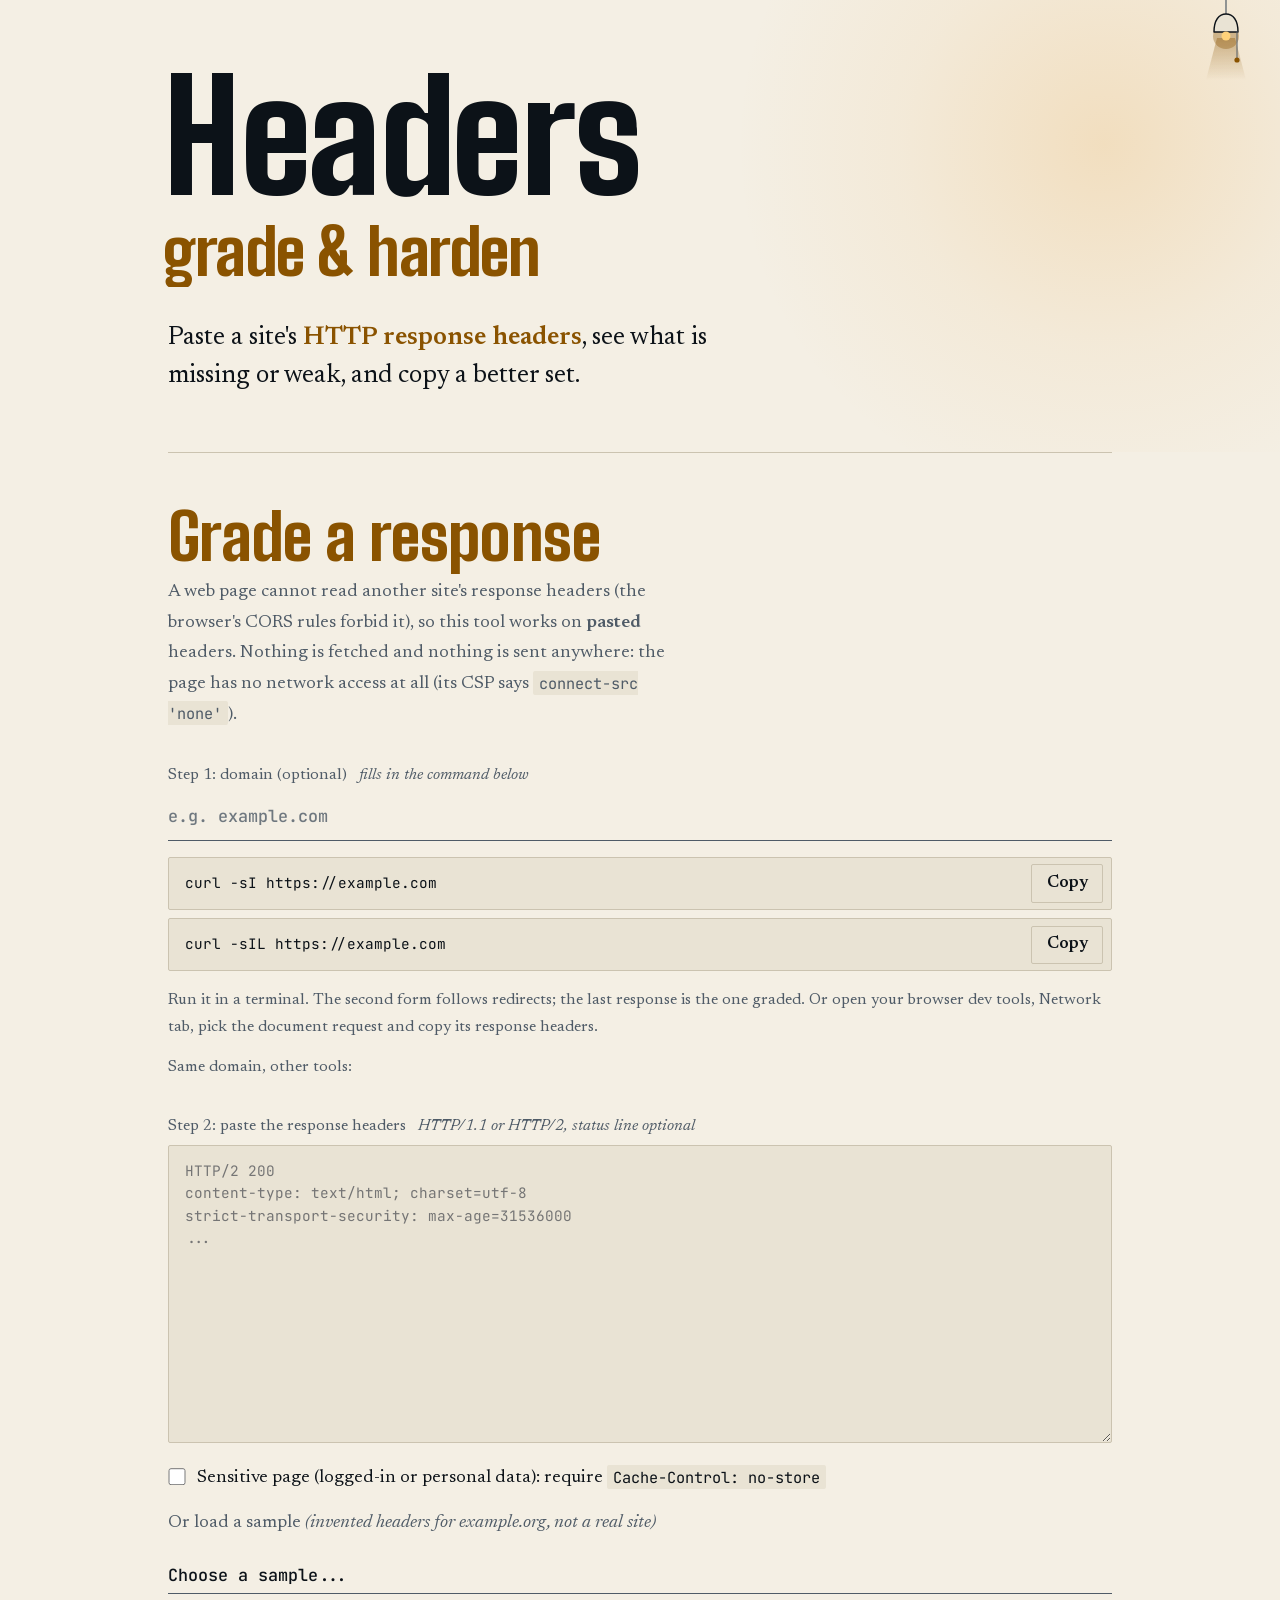
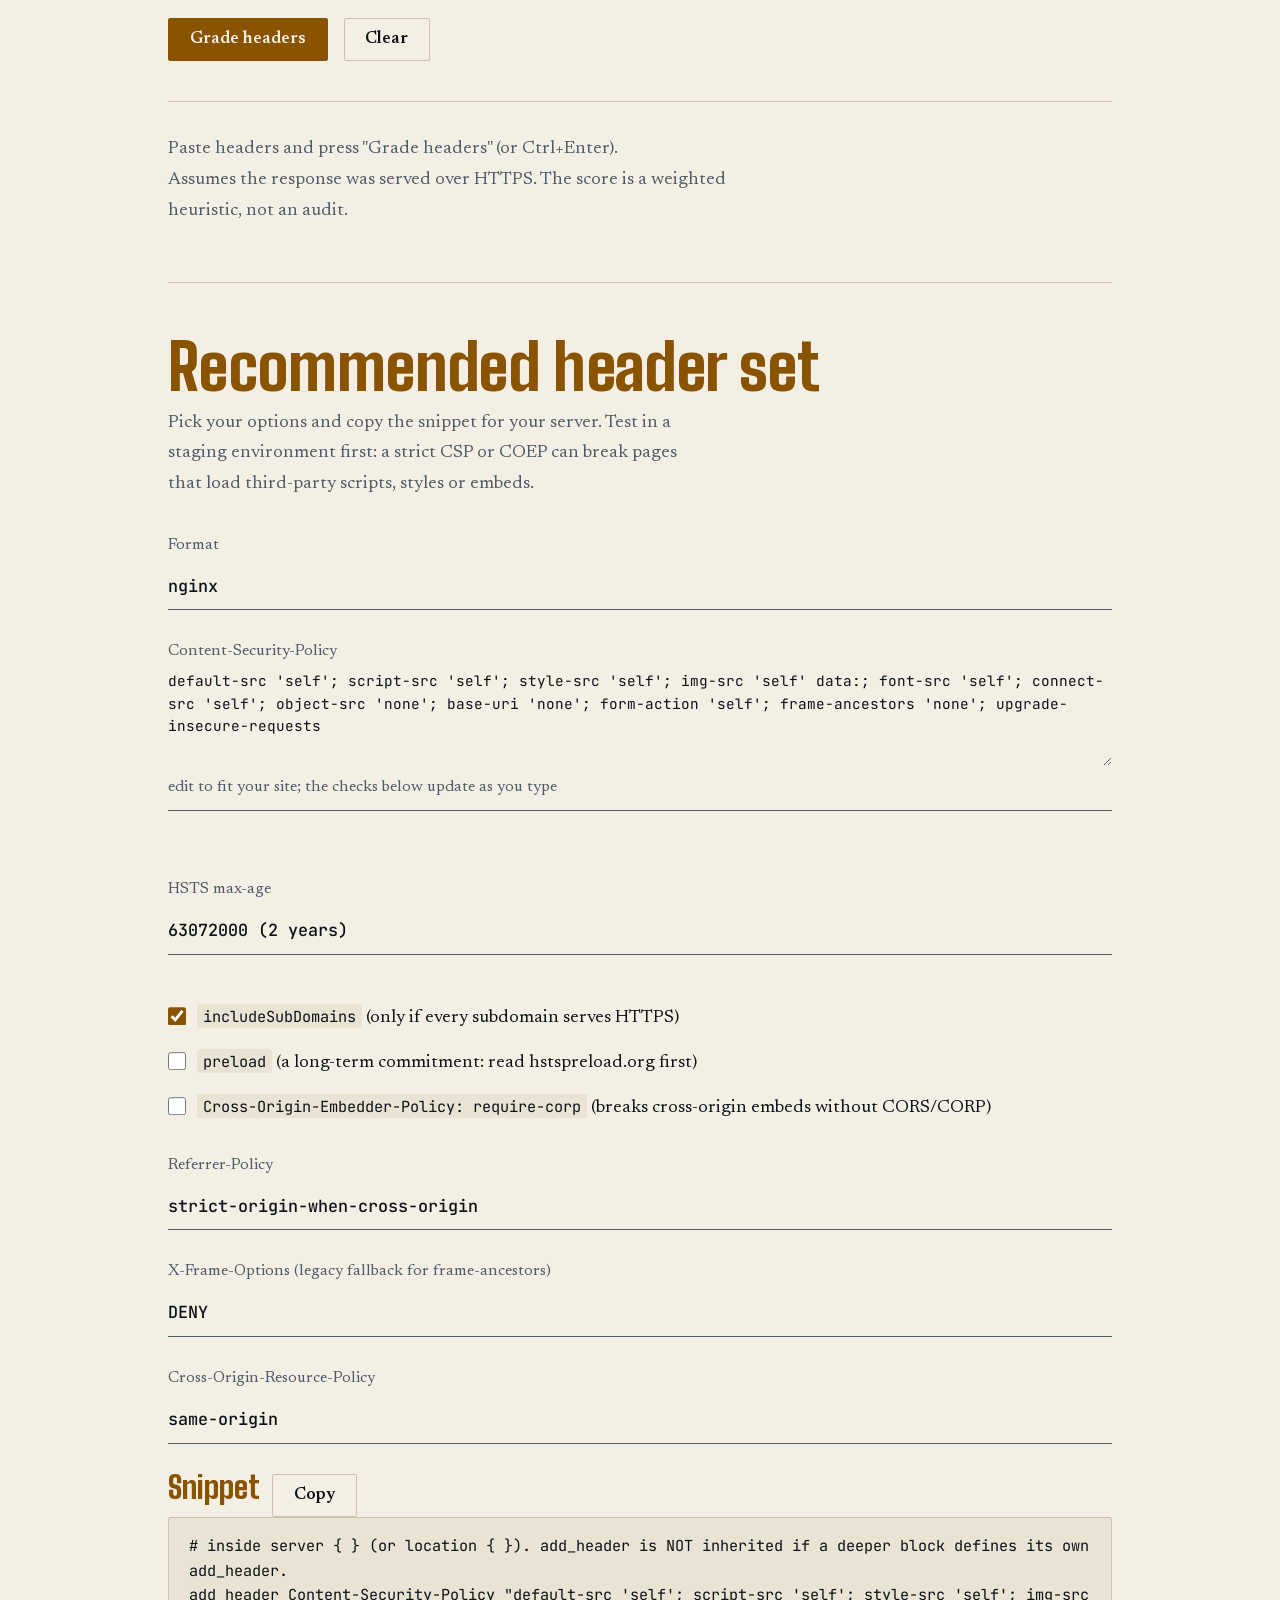
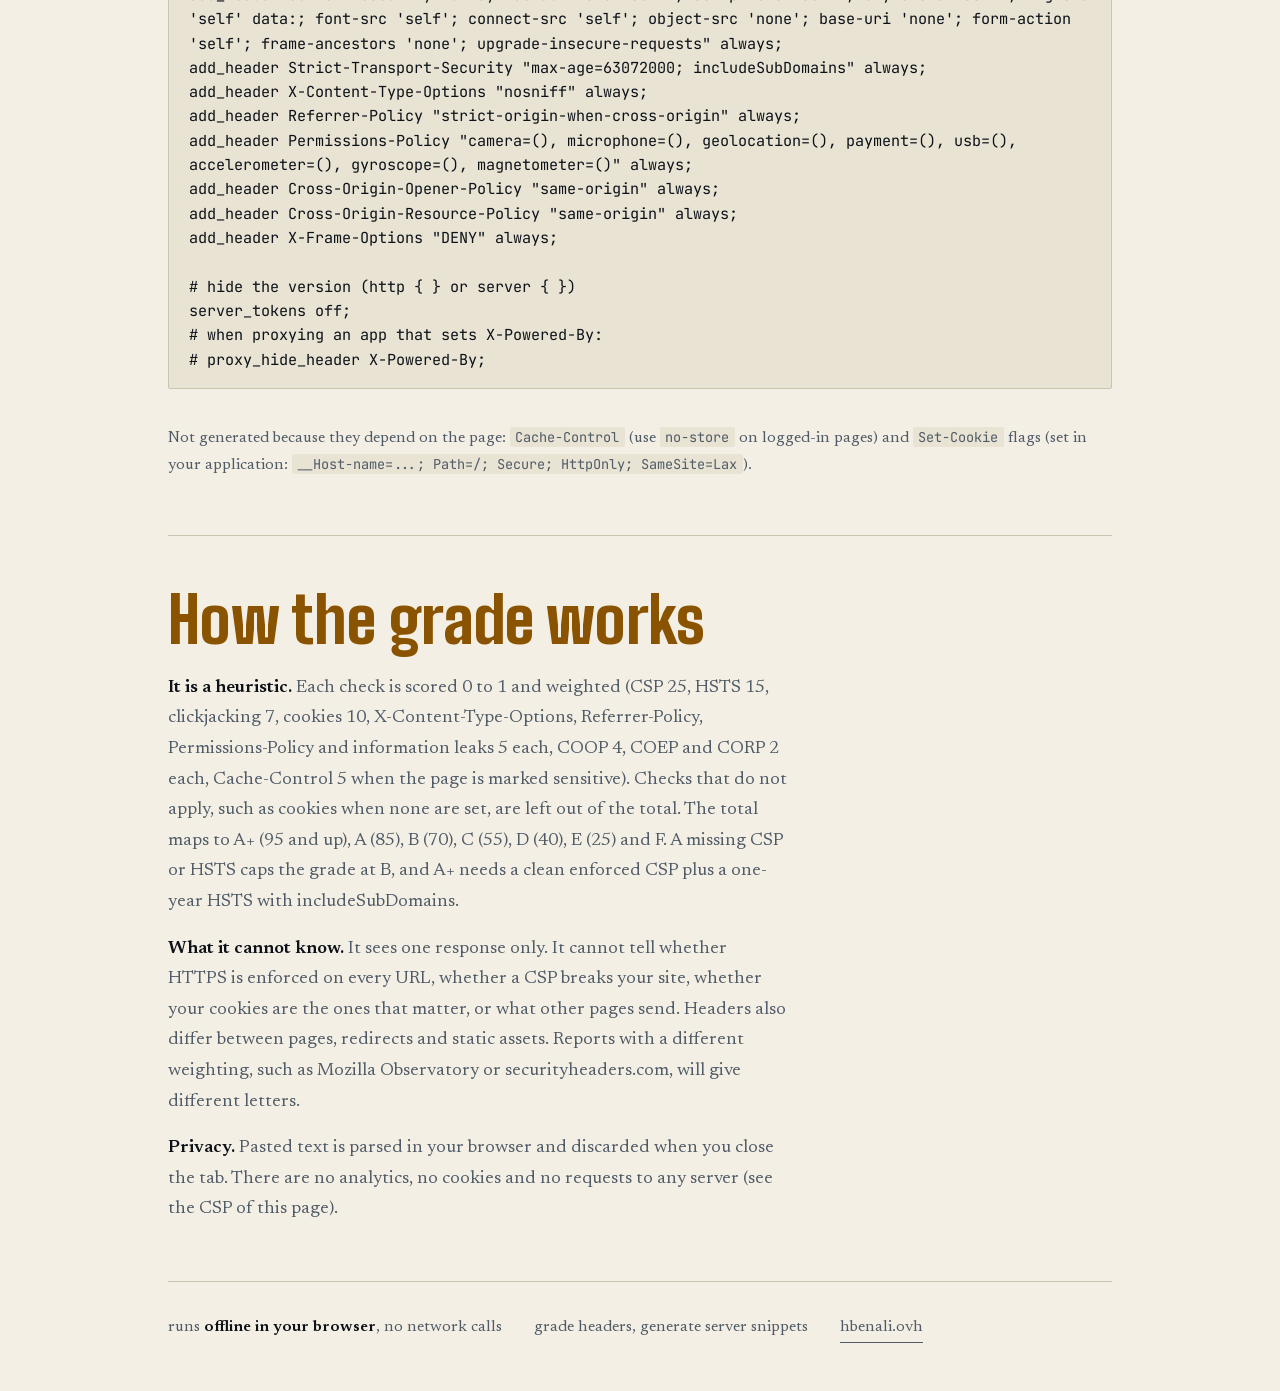
<file: index.html>
<!DOCTYPE html>
<html lang="en">
<head>
  <meta charset="UTF-8">
  <meta name="viewport" content="width=device-width, initial-scale=1.0">
  <title>Security Headers Grader — HTTP Response Header Checker</title>
  <meta name="description" content="Paste a site's HTTP response headers and get an A+ to F grade with a fix hint for each: CSP, HSTS, X-Content-Type-Options, Referrer-Policy, Permissions-Policy, COOP/COEP/CORP, cookies and information leaks. Runs entirely in your browser. Includes an nginx, Apache, Caddy and _headers generator.">
  <meta name="robots" content="index, follow">
  <link rel="canonical" href="https://headers-sec.hbenali.ovh/">

  <!-- Security (static hosting: no custom HTTP headers, so CSP/referrer are set here; X-Frame-Options/X-Content-Type-Options need a real header and aren't achievable via meta). This page makes no network calls: connect-src 'none'. -->
  <meta http-equiv="Content-Security-Policy" content="default-src 'self'; script-src 'self'; style-src 'self'; font-src 'self'; img-src 'self' data:; connect-src 'none'; object-src 'none'; base-uri 'self'; form-action 'none'">
  <meta name="referrer" content="strict-origin-when-cross-origin">

  <!-- Open Graph -->
  <meta property="og:type" content="website">
  <meta property="og:title" content="Security Headers Grader — HTTP Response Header Checker">
  <meta property="og:description" content="Paste response headers, get an A+ to F grade, per-header findings and fix hints. Nothing leaves your browser.">
  <meta property="og:url" content="https://headers-sec.hbenali.ovh/">
  <meta property="og:site_name" content="Security Headers Grader">
  <meta property="og:locale" content="en_US">
  <meta property="og:image" content="https://headers-sec.hbenali.ovh/favicon.svg">
  <meta property="og:image:type" content="image/svg+xml">

  <!-- Twitter Card -->
  <meta name="twitter:card" content="summary">
  <meta name="twitter:title" content="Security Headers Grader — HTTP Response Header Checker">
  <meta name="twitter:description" content="Paste response headers, get an A+ to F grade, per-header findings and fix hints. Nothing leaves your browser.">
  <meta name="twitter:image" content="https://headers-sec.hbenali.ovh/favicon.svg">

  <!-- SVG Favicon -->
  <link rel="icon" type="image/svg+xml" href="/favicon.svg">
  <link rel="alternate icon" href="/favicon.ico">
  <link rel="apple-touch-icon" href="/apple-touch-icon.png">
  <meta name="color-scheme" content="dark light">
  <meta name="theme-color" content="#0c1218" media="(prefers-color-scheme: dark)">
  <meta name="theme-color" content="#f4efe4" media="(prefers-color-scheme: light)">
  <link rel="manifest" href="/manifest.json">
  <meta name="mobile-web-app-capable" content="yes">
  <meta name="apple-mobile-web-app-capable" content="yes">
  <meta name="apple-mobile-web-app-status-bar-style" content="black-translucent">
  <meta name="apple-mobile-web-app-title" content="Headers Grader">

  <!-- Structured data -->
  <script type="application/ld+json">
  {
    "@context": "https://schema.org",
    "@graph": [
      {
        "@type": "WebSite",
        "url": "https://headers-sec.hbenali.ovh/",
        "name": "Security Headers Grader",
        "description": "Free HTTP security headers grader: paste response headers and get a heuristic grade with fix hints."
      },
      {
        "@type": "WebApplication",
        "name": "Security Headers Grader",
        "url": "https://headers-sec.hbenali.ovh/",
        "applicationCategory": "SecurityApplication",
        "operatingSystem": "Any",
        "description": "Grade pasted HTTP response headers (CSP, HSTS, Referrer-Policy, Permissions-Policy, COOP/COEP/CORP, cookies) and generate a recommended header set for nginx, Apache, Caddy and _headers files.",
        "offers": {
          "@type": "Offer",
          "price": "0",
          "priceCurrency": "USD"
        }
      }
    ]
  }
  </script>

  <link rel="preload" href="/fonts/big-shoulders-latin-wght.woff2" as="font" type="font/woff2" crossorigin>
  <link rel="preload" href="/fonts/newsreader-latin-wght.woff2" as="font" type="font/woff2" crossorigin>
  <script src="/theme.js"></script>
  <link rel="stylesheet" href="/site.css">
</head>

<body>
<a class="skip" href="#headersInput">Skip to the tool</a>
<header class="hero">
  <div class="wrap">
    <h1 class="display">
      <span class="line"><span>Headers</span></span>
      <span class="line"><span>grade &amp; harden</span></span>
    </h1>
    <p class="lead">Paste a site's <strong>HTTP response headers</strong>, see what is missing or weak, and copy a better set.</p>
  </div>
</header>

<main>
  <section class="block wrap" aria-labelledby="gradeTitle">
    <h2 class="block-title" id="gradeTitle">Grade a response</h2>
    <p class="block-note">A web page cannot read another site's response headers (the browser's CORS rules forbid it), so this tool works on <strong>pasted</strong> headers. Nothing is fetched and nothing is sent anywhere: the page has no network access at all (its CSP says <code>connect-src 'none'</code>).</p>

    <div class="field input-group">
      <label for="domainInput">
        <span>Step 1: domain (optional)</span>
        <i>fills in the command below</i>
      </label>
      <div class="field-row">
        <input type="text" id="domainInput" placeholder="e.g. example.com" spellcheck="false" autocomplete="off" autocapitalize="off">
      </div>
      <div class="field-error" id="domainError" role="alert"></div>
      <div class="cmd-block">
        <div class="cmd"><code id="curlCmd">curl -sI https://example.com</code><button type="button" class="btn quiet" id="copyCurl">Copy</button></div>
        <div class="cmd"><code id="curlCmd2">curl -sIL https://example.com</code><button type="button" class="btn quiet" id="copyCurl2">Copy</button></div>
        <p class="hint">Run it in a terminal. The second form follows redirects; the last response is the one graded. Or open your browser dev tools, Network tab, pick the document request and copy its response headers.</p>
      </div>
      <p class="siblings"><span>Same domain, other tools:</span> <span id="siblingLinks"></span></p>
    </div>

    <div class="field">
      <label for="headersInput">
        <span>Step 2: paste the response headers</span>
        <i>HTTP/1.1 or HTTP/2, status line optional</i>
      </label>
      <textarea id="headersInput" rows="12" spellcheck="false" autocomplete="off" autocapitalize="off" placeholder="HTTP/2 200&#10;content-type: text/html; charset=utf-8&#10;strict-transport-security: max-age=31536000&#10;..."></textarea>
    </div>

    <div class="opts">
      <label class="check"><input type="checkbox" id="sensitive"> <span>Sensitive page (logged-in or personal data): require <code>Cache-Control: no-store</code></span></label>
      <label class="sample-label" for="sampleSelect">Or load a sample <i>(invented headers for example.org, not a real site)</i></label>
      <select id="sampleSelect"><option value="">Choose a sample...</option></select>
    </div>

    <div class="actions">
      <button type="button" class="btn" id="gradeBtn">Grade headers</button>
      <button type="button" class="btn quiet" id="clearBtn">Clear</button>
    </div>

    <div class="result-area" id="resultContainer" aria-live="polite">
      <div class="state empty">
        <p>Paste headers and press "Grade headers" (or Ctrl+Enter).<br>Assumes the response was served over HTTPS. The score is a weighted heuristic, not an audit.</p>
      </div>
    </div>
  </section>

  <section class="block wrap generator-section" aria-labelledby="genTitle">
    <h2 class="block-title" id="genTitle">Recommended header set</h2>
    <p class="block-note">Pick your options and copy the snippet for your server. Test in a staging environment first: a strict CSP or COEP can break pages that load third-party scripts, styles or embeds.</p>
    <div class="gen-grid">
      <div class="gen-row">
        <label class="gen-label" for="genFormat">Format</label>
        <select id="genFormat">
          <option value="nginx">nginx</option>
          <option value="apache">Apache (mod_headers)</option>
          <option value="caddy">Caddy</option>
          <option value="headers">_headers (Cloudflare Pages, Netlify)</option>
        </select>
      </div>
      <div class="gen-row">
        <label class="gen-label" for="genCsp">Content-Security-Policy</label>
        <textarea id="genCsp" rows="4" spellcheck="false" autocomplete="off"></textarea>
        <span class="hint">edit to fit your site; the checks below update as you type</span>
      </div>
      <ul class="findings plain" id="genCspCheck" aria-live="polite"></ul>
      <div class="gen-row">
        <label class="gen-label" for="genHstsAge">HSTS max-age</label>
        <select id="genHstsAge">
          <option value="31536000">31536000 (1 year)</option>
          <option value="63072000" selected>63072000 (2 years)</option>
          <option value="300">300 (5 minutes, for a first test)</option>
        </select>
      </div>
      <div class="opts">
        <label class="check"><input type="checkbox" id="genSub" checked> <span><code>includeSubDomains</code> (only if every subdomain serves HTTPS)</span></label>
        <label class="check"><input type="checkbox" id="genPreload"> <span><code>preload</code> (a long-term commitment: read hstspreload.org first)</span></label>
        <label class="check"><input type="checkbox" id="genCoep"> <span><code>Cross-Origin-Embedder-Policy: require-corp</code> (breaks cross-origin embeds without CORS/CORP)</span></label>
      </div>
      <div class="gen-row">
        <label class="gen-label" for="genReferrer">Referrer-Policy</label>
        <select id="genReferrer">
          <option value="strict-origin-when-cross-origin" selected>strict-origin-when-cross-origin</option>
          <option value="no-referrer">no-referrer</option>
          <option value="same-origin">same-origin</option>
          <option value="strict-origin">strict-origin</option>
        </select>
      </div>
      <div class="gen-row">
        <label class="gen-label" for="genXfo">X-Frame-Options (legacy fallback for frame-ancestors)</label>
        <select id="genXfo">
          <option value="DENY" selected>DENY</option>
          <option value="SAMEORIGIN">SAMEORIGIN</option>
          <option value="omit">omit</option>
        </select>
      </div>
      <div class="gen-row">
        <label class="gen-label" for="genCorp">Cross-Origin-Resource-Policy</label>
        <select id="genCorp">
          <option value="same-origin" selected>same-origin</option>
          <option value="same-site">same-site</option>
          <option value="cross-origin">cross-origin (public assets)</option>
          <option value="">omit</option>
        </select>
      </div>
      <div class="field-error" id="genError" role="alert"></div>
      <div>
        <div class="pub-head">
          <h3>Snippet</h3>
          <button type="button" class="btn quiet" id="genCopy">Copy</button>
        </div>
        <pre class="preview gen-output" id="genOutput" tabindex="0" aria-label="Generated configuration"></pre>
      </div>
      <p class="hint">Not generated because they depend on the page: <code>Cache-Control</code> (use <code>no-store</code> on logged-in pages) and <code>Set-Cookie</code> flags (set in your application: <code>__Host-name=...; Path=/; Secure; HttpOnly; SameSite=Lax</code>).</p>
    </div>
  </section>

  <section class="block wrap" aria-labelledby="aboutTitle">
    <h2 class="block-title" id="aboutTitle">How the grade works</h2>
    <div class="about">
      <p><strong>It is a heuristic.</strong> Each check is scored 0 to 1 and weighted (CSP 25, HSTS 15, clickjacking 7, cookies 10, X-Content-Type-Options, Referrer-Policy, Permissions-Policy and information leaks 5 each, COOP 4, COEP and CORP 2 each, Cache-Control 5 when the page is marked sensitive). Checks that do not apply, such as cookies when none are set, are left out of the total. The total maps to A+ (95 and up), A (85), B (70), C (55), D (40), E (25) and F. A missing CSP or HSTS caps the grade at B, and A+ needs a clean enforced CSP plus a one-year HSTS with includeSubDomains.</p>
      <p><strong>What it cannot know.</strong> It sees one response only. It cannot tell whether HTTPS is enforced on every URL, whether a CSP breaks your site, whether your cookies are the ones that matter, or what other pages send. Headers also differ between pages, redirects and static assets. Reports with a different weighting, such as Mozilla Observatory or securityheaders.com, will give different letters.</p>
      <p><strong>Privacy.</strong> Pasted text is parsed in your browser and discarded when you close the tab. There are no analytics, no cookies and no requests to any server (see the CSP of this page).</p>
    </div>
  </section>
</main>

<div class="foot">
  <footer>
    <span>runs <strong>offline in your browser</strong>, no network calls</span>
    <span>grade headers, generate server snippets</span>
    <a href="https://hbenali.ovh" target="_blank" rel="noopener noreferrer">hbenali.ovh</a>
  </footer>
</div>

<script src="/app.js" defer></script>
</body>
</html>
</file>
<file: site.css>
/* headers-sec.hbenali.ovh: one stylesheet for every page. Dark editorial design system shared with hbenali.ovh.
   Fonts are self-hosted (see fonts/README.md). */

@font-face { font-family: 'Big Shoulders'; font-style: normal; font-weight: 600 900; font-display: swap; src: url('fonts/big-shoulders-latin-wght.woff2') format('woff2'); }
@font-face { font-family: 'Newsreader'; font-style: normal; font-weight: 200 800; font-display: swap; src: url('fonts/newsreader-latin-wght.woff2') format('woff2'); }
@font-face { font-family: 'Newsreader'; font-style: italic; font-weight: 200 800; font-display: swap; src: url('fonts/newsreader-italic-latin-wght.woff2') format('woff2'); }
@font-face { font-family: 'JetBrains Mono'; font-style: normal; font-weight: 100 800; font-display: swap; src: url('fonts/jetbrains-mono-latin-wght.woff2') format('woff2'); }

:root {
    --ink: #0c1218;
    --slate: #17212b;
    --line: #263341;
    --bone: #e7e1d3;
    --mist: #8e9aa6;
    --sodium: #e9a23b;
    --verdigris: #5db7a0;
    --fail: #e5776f;
    --glow: rgba(233, 162, 59, 0.2);
    --glow-soft: rgba(233, 162, 59, 0.06);

    --display: 'Big Shoulders', 'Arial Narrow', Impact, sans-serif;
    --serif: 'Newsreader', Georgia, serif;
    --mono: 'JetBrains Mono', ui-monospace, monospace;

    --gutter: clamp(1.5rem, 4vw, 2.5rem);
    color-scheme: dark;
}

/* Light: follows the system setting until the lamp (theme.js) is used. Dark above is the default and the identity.
   Contrast on --ink (page) / --slate (surface): text 16/14.7, muted 6.0/5.4, accent 5.5/4.9, ok 5.2/4.7, fail 5.7/5.1. */
@media (prefers-color-scheme: light) {
    :root:not([data-theme="dark"]) {
        --ink: #f4efe4;
        --slate: #e9e3d4;
        --line: #cbc3b0;
        --bone: #0c1218;
        --mist: #4f5b67;
        --sodium: #8a5300;
        --verdigris: #1b7058;
        --fail: #b3261e;
        --glow: rgba(233, 162, 59, 0.22);
        --glow-soft: rgba(233, 162, 59, 0.07);
        color-scheme: light;
    }
}
:root[data-theme="light"] {
    --ink: #f4efe4;
    --slate: #e9e3d4;
    --line: #cbc3b0;
    --bone: #0c1218;
    --mist: #4f5b67;
    --sodium: #8a5300;
    --verdigris: #1b7058;
    --fail: #b3261e;
    --glow: rgba(233, 162, 59, 0.22);
    --glow-soft: rgba(233, 162, 59, 0.07);
    color-scheme: light;
}

*, *::before, *::after { box-sizing: border-box; margin: 0; padding: 0; }

html { background: var(--ink); }

body {
    min-height: 100vh;
    background: var(--ink);
    color: var(--bone);
    font-family: var(--serif);
    font-size: 1.125rem;
    line-height: 1.7;
    font-optical-sizing: auto;
    -webkit-font-smoothing: antialiased;
    text-rendering: optimizeLegibility;
}

::selection { background: var(--sodium); color: var(--ink); }
:focus-visible { outline: 2px solid var(--sodium); outline-offset: 4px; border-radius: 2px; }

a { color: inherit; }
ul { list-style: none; }
strong { font-weight: 600; }
code { font-family: var(--mono); font-size: 0.85em; background: var(--slate); padding: 0.1em 0.4em; border-radius: 2px; overflow-wrap: anywhere; }
[hidden] { display: none !important; }

.sr-only { position: absolute; width: 1px; height: 1px; overflow: hidden; clip-path: inset(50%); white-space: nowrap; }
.skip { position: fixed; top: 0.75rem; left: 0.75rem; z-index: 60; background: var(--sodium); color: var(--ink); padding: 0.5rem 1rem; transform: translateY(-300%); }
.skip:focus { transform: none; }

/* Underline that draws in on hover and focus. */
.link, footer a, .note a {
    text-decoration: none;
    background-image: linear-gradient(currentColor, currentColor);
    background-repeat: no-repeat;
    background-size: 100% 1px;
    background-position: 0 100%;
    padding-bottom: 2px;
    transition: background-size 0.35s cubic-bezier(0.22, 1, 0.36, 1), color 0.2s;
}
.link:hover, .link:focus-visible, footer a:hover, footer a:focus-visible, .note a:hover, .note a:focus-visible { color: var(--sodium); background-size: 100% 2px; }

.display { font-family: var(--display); font-weight: 800; line-height: 0.86; letter-spacing: -0.01em; }

.wrap { max-width: 64rem; margin: 0 auto; padding-inline: var(--gutter); }

/* Hero */
.hero { position: relative; isolation: isolate; overflow: hidden; padding-block: 4.5rem 3.5rem; }
.hero::before {
    content: ''; position: absolute; z-index: -1; top: -14rem; right: -12rem;
    width: min(46rem, 140vw); aspect-ratio: 1; border-radius: 50%;
    background: radial-gradient(closest-side, var(--glow), var(--glow-soft) 55%, transparent);
    pointer-events: none;
}
.hero h1 { font-size: clamp(4rem, 17vw, 9.5rem); margin-left: -0.03em; }
.hero h1 .line { display: block; overflow: hidden; padding-bottom: 0.05em; }
.hero h1 .line > span { display: block; animation: rise 1.1s cubic-bezier(0.16, 1, 0.3, 1) both; }
.hero h1 .line:nth-child(2) { color: var(--sodium); font-size: 0.42em; line-height: 1; margin-top: 0.15em; }
.hero h1 .line:nth-child(2) > span { animation-delay: 0.13s; }
.hero .lead { margin-top: 2rem; max-width: 40ch; font-size: clamp(1.25rem, 2.4vw, 1.6rem); line-height: 1.5; animation: fade 0.9s 0.5s both; }
.hero .lead strong { color: var(--sodium); font-weight: 600; }

@keyframes rise { from { transform: translateY(108%); } }
@keyframes fade { from { opacity: 0; transform: translateY(12px); } }

/* Sections */
.block { position: relative; padding-block: 3.5rem; }
.block::before { content: ''; position: absolute; top: 0; left: var(--gutter); right: var(--gutter); height: 1px; background: var(--line); }
.block-title { font-family: var(--display); font-weight: 800; font-size: clamp(2.6rem, 7vw, 4rem); line-height: 0.9; letter-spacing: -0.01em; color: var(--sodium); }
.block-note { margin-top: 0.75rem; max-width: 52ch; color: var(--mist); }

/* Fields */
.field { margin-top: 2rem; }
.field label, .gen-label { display: block; color: var(--mist); font-size: 1rem; margin-bottom: 0.3rem; }
.field label i { font-style: italic; margin-left: 0.5rem; }
.field-row { display: flex; align-items: stretch; gap: 1rem; border-bottom: 1px solid var(--mist); transition: border-color 0.2s; }
.field-row:focus-within { border-color: var(--sodium); }
input[type="text"], input[type="number"], select {
    background: none; border: 0; color: var(--bone); border-radius: 0;
    font: 500 1.05rem/1.3 var(--mono); padding: 0.75rem 0; outline: 0; min-width: 0;
}
.field-row input { flex: 1; }
input::placeholder { color: var(--mist); opacity: 0.8; }
select { cursor: pointer; width: 100%; appearance: none; -webkit-appearance: none; }
select option { background: var(--slate); color: var(--bone); }

.btn {
    display: inline-flex; align-items: center; justify-content: center; gap: 0.6rem;
    background: var(--sodium); color: var(--ink); border: 1px solid var(--sodium); padding: 0.55rem 1.3rem;
    font: 600 1.05rem/1.4 var(--serif); border-radius: 2px; cursor: pointer;
    transition: background-color 0.2s, color 0.2s, transform 0.2s;
}
.btn:hover, .btn:focus-visible { background: var(--bone); border-color: var(--bone); transform: translateY(-2px); }
.btn:disabled { opacity: 0.7; cursor: progress; transform: none; }
.btn.quiet { background: none; color: var(--bone); border-color: var(--line); }
.btn.quiet:hover, .btn.quiet:focus-visible { border-color: var(--sodium); color: var(--sodium); background: none; }
.field-row .btn { align-self: center; margin-bottom: 0.4rem; }

.loader { width: 0.9rem; height: 0.9rem; border: 2px solid var(--ink); border-top-color: transparent; border-radius: 50%; animation: spin 0.8s linear infinite; }
@keyframes spin { to { transform: rotate(360deg); } }

/* Result states */
.result-area { margin-top: 2.5rem; }
.state { border-top: 1px solid var(--line); padding-top: 1.5rem; }
.state-title { font-family: var(--display); font-weight: 800; font-size: 1.9rem; line-height: 1.05; }
.state p { margin-top: 0.5rem; max-width: 60ch; color: var(--mist); }
.state p strong { color: var(--bone); }
.state.empty { color: var(--mist); }
.state.warn { border-top-color: var(--sodium); }
.state.warn .state-title { color: var(--sodium); }
.state.ok { border-top-color: var(--verdigris); }
.state.ok .state-title { color: var(--verdigris); }
.state.fail { border-top-color: var(--fail); }
.state.fail .state-title { color: var(--fail); }
.state.fail p { color: var(--bone); }
.badge-domain { font: 500 1rem var(--mono); color: var(--bone); overflow-wrap: anywhere; display: block; margin-top: 0.5rem; }

.record-list { margin-top: 1.25rem; }
.record-item { display: flex; flex-wrap: wrap; align-items: baseline; gap: 0.3rem 1.25rem; border-top: 1px solid var(--line); padding: 0.9rem 0; font: 0.95rem/1.5 var(--mono); }
.record-item:last-child { border-bottom: 1px solid var(--line); }
.flag-tag { color: var(--sodium); }
.flag-tag .k { font-family: var(--serif); color: var(--mist); font-size: 1rem; margin-right: 0.4rem; }
.record-value { overflow-wrap: anywhere; min-width: 0; }
.count { margin-top: 0.75rem; color: var(--mist); font-size: 1rem; }

/* Generator */
.gen-grid { margin-top: 2rem; display: grid; gap: 1.75rem; }
.gen-row { border-bottom: 1px solid var(--mist); transition: border-color 0.2s; position: relative; }
.gen-row:focus-within { border-color: var(--sodium); }
.gen-row .hint { color: var(--mist); font-size: 1rem; display: block; padding-bottom: 0.5rem; }
.gen-row.v { border-bottom: 0; }
.value-input-wrapper { position: relative; border-bottom: 1px solid var(--mist); transition: border-color 0.2s; }
.value-input-wrapper:focus-within { border-color: var(--sodium); }
.value-input-wrapper input { width: 100%; }

.suggestions-dropdown {
    display: none; position: absolute; z-index: 20; left: 0; right: 0; top: 100%;
    max-height: 14rem; overflow-y: auto; background: var(--slate); border: 1px solid var(--line); border-radius: 2px;
    font: 0.95rem/1.4 var(--mono);
}
.suggestions-dropdown div { padding: 0.55rem 0.9rem; cursor: pointer; border-bottom: 1px solid var(--line); overflow-wrap: anywhere; }
.suggestions-dropdown div:last-child { border-bottom: 0; }
.suggestions-dropdown div:hover, .suggestions-dropdown div.active { background: var(--ink); color: var(--sodium); }

.field-error { display: none; color: var(--fail); font-size: 1rem; }
.field-error.visible { display: block; }
#loadExistingHint.visible { color: var(--sodium); }

.preview { font: 0.95rem/1.6 var(--mono); background: var(--slate); border: 1px solid var(--line); border-radius: 2px; padding: 1rem 1.25rem; overflow-wrap: anywhere; }
.preview-label { color: var(--mist); font-size: 1rem; margin-bottom: 0.3rem; }

.actions { display: flex; flex-wrap: wrap; gap: 0.75rem 1rem; }
.pub-head { display: flex; align-items: baseline; gap: 0.75rem; flex-wrap: wrap; }
.pub-head h3 { font-family: var(--display); font-weight: 800; font-size: 1.9rem; line-height: 1.05; color: var(--sodium); }
.pub-head span { color: var(--mist); }
.gen-list { margin-top: 0.75rem; }
.gen-list li { display: flex; align-items: center; gap: 1rem; border-top: 1px solid var(--line); padding: 0.4rem 0; font: 0.95rem/1.5 var(--mono); }
.gen-list li:last-child { border-bottom: 1px solid var(--line); }
.gen-list li.none { font: inherit; font-family: var(--serif); font-size: 1.05rem; color: var(--mist); padding: 0.9rem 0; }
.gen-list li span { flex: 1; overflow-wrap: anywhere; min-width: 0; }
.remove-record { background: none; border: 1px solid transparent; color: var(--fail); font: 1.4rem/1 var(--serif); cursor: pointer; padding: 0.35rem 0.7rem; border-radius: 2px; }
.remove-record:hover { border-color: var(--fail); }
.bind-output { display: none; margin-top: 1rem; white-space: pre-wrap; overflow-wrap: anywhere; }

/* Footer */
footer { color: var(--mist); font-size: 1rem; }
.foot { max-width: 64rem; margin: 0 auto; padding: 0 var(--gutter) 3rem; }
.foot > footer { border-top: 1px solid var(--line); padding-top: 2rem; display: flex; flex-wrap: wrap; gap: 0.5rem 2rem; }
.foot strong { color: var(--bone); }

/* 404 */
.nf { min-height: 100vh; display: flex; flex-direction: column; justify-content: center; padding-block: 4rem; position: relative; isolation: isolate; overflow: hidden; }
.nf::before {
    content: ''; position: absolute; z-index: -1; top: -12rem; right: -10rem; width: min(40rem, 140vw); aspect-ratio: 1; border-radius: 50%;
    background: radial-gradient(closest-side, var(--glow), var(--glow-soft) 55%, transparent);
}
.nf-code { font-size: clamp(9rem, 34vw, 22rem); color: var(--sodium); }
.nf h1 { font-size: clamp(2.8rem, 7vw, 5rem); margin-top: 0.5rem; }
.nf .nf-lead { margin-top: 1rem; max-width: 40ch; color: var(--mist); font-size: 1.3rem; }
.nf-links { margin-top: 2rem; display: flex; flex-wrap: wrap; gap: 0.75rem 2rem; font-size: 1.25rem; }
.nf-search { margin-top: 3rem; max-width: 30rem; }

@media (prefers-reduced-motion: reduce) {
    *, *::before, *::after { animation-duration: 0.01ms !important; animation-delay: 0s !important; transition-duration: 0.01ms !important; }
}

/* ---- Theme lamp: pull-cord switch (see theme.js). Lamp on = light theme. ---- */
.theme-lamp {
    position: absolute; /* scrolls away with the page; fixed on pages with a fixed bar, see below */
    top: 0;
    inset-inline-end: clamp(0.75rem, 3vw, 2rem);
    z-index: 1000;
    display: block;
    width: 2.75rem;
    height: 5.25rem;
    padding: 0;
    border: 0;
    background: none;
    cursor: pointer;
    -webkit-tap-highlight-color: transparent;
}
/* Pages with a fixed top bar or fixed top-right controls: the lamp stays visible and the bar
   reserves room for it (lamp offset + lamp width + gap), so it never covers a link. */
html:has(.bar-inner) .theme-lamp,
html:has(.controls) .theme-lamp { position: fixed; }
.bar-inner { padding-inline-end: calc(clamp(0.75rem, 3vw, 2rem) + 2.75rem + 0.75rem); }
.controls { right: calc(clamp(0.75rem, 3vw, 2rem) + 2.75rem + 0.75rem); }
.theme-lamp svg { display: block; width: 100%; height: 100%; overflow: visible; pointer-events: none; }
.lamp-wire { stroke: var(--mist); stroke-width: 1.2; }
.lamp-shade { fill: var(--slate); stroke: var(--bone); stroke-width: 1.4; stroke-linejoin: round; }
.lamp-bulb { fill: var(--line); transition: fill 0.4s; }
.lamp-halo { fill: var(--sodium); opacity: 0; transition: opacity 0.5s; }
.lamp-cone { fill: url(#lamp-cone); opacity: 0; transition: opacity 0.5s; }
.lamp-stop-a { stop-color: var(--sodium); stop-opacity: 0.38; }
.lamp-stop-b { stop-color: var(--sodium); stop-opacity: 0; }
.lamp-cord { stroke: var(--mist); stroke-width: 1; }
.lamp-bead { fill: var(--sodium); }
.theme-lamp[data-on="true"] .lamp-bulb { fill: #ffd27a; }
.theme-lamp[data-on="true"] .lamp-halo { opacity: 0.35; }
.theme-lamp[data-on="true"] .lamp-cone { opacity: 1; }
.lamp-swing { transform-box: view-box; transform-origin: 22px 0; animation: lamp-swing 0.9s ease-out; }
.lamp-pull { animation: lamp-pull 0.45s cubic-bezier(0.3, 1.6, 0.5, 1); }
@keyframes lamp-swing { 20% { transform: rotate(-5deg); } 45% { transform: rotate(3.5deg); } 70% { transform: rotate(-1.5deg); } }
@keyframes lamp-pull { 35% { transform: translateY(10px); } }

/* The theme switch is a plain cross-fade of the whole page. */
html.theme-vt::view-transition-old(root) { animation: 0.45s ease both lamp-fade-out; }
html.theme-vt::view-transition-new(root) { animation: 0.45s ease both lamp-fade-in; }
@keyframes lamp-fade-out { to { opacity: 0; } }
@keyframes lamp-fade-in { from { opacity: 0; } }

@media (prefers-reduced-motion: reduce) {
    .lamp-swing, .lamp-pull { animation: none; }
    .lamp-bulb, .lamp-halo, .lamp-cone { transition: none; }
}

/* ---- Security headers grader ---- */
.gen-row input, .gen-row select, .gen-row textarea { width: 100%; }
textarea { display: block; width: 100%; background: var(--slate); color: var(--bone); border: 1px solid var(--line); border-radius: 2px; padding: 0.9rem 1rem; font: 0.9rem/1.55 var(--mono); resize: vertical; min-height: 6rem; }
textarea:focus-visible { outline: 2px solid var(--sodium); outline-offset: 1px; }
.gen-row textarea { background: none; border: 0; padding: 0 0 0.4rem; }
.gen-row textarea:focus-visible { outline: 0; }
.field .hint, .gen-grid .hint { color: var(--mist); font-size: 1rem; display: block; margin-top: 0.5rem; }
.block-note code, .hint code, .check code, .about code { overflow-wrap: anywhere; }
.cmd-block { margin-top: 1rem; display: grid; gap: 0.5rem; }
.cmd { display: flex; align-items: center; gap: 0.75rem; background: var(--slate); border: 1px solid var(--line); border-radius: 2px; padding: 0.4rem 0.5rem 0.4rem 1rem; }
.cmd code { flex: 1; min-width: 0; background: none; padding: 0; font-size: 0.9rem; overflow-wrap: anywhere; user-select: all; }
.cmd .btn { padding: 0.4rem 0.9rem; flex: none; }
.siblings { margin-top: 0.75rem; color: var(--mist); font-size: 1rem; }
.siblings .link { margin-right: 0.9rem; display: inline-block; }
.opts { margin-top: 1.25rem; display: grid; gap: 0.9rem; }
.check { display: flex; gap: 0.7rem; align-items: baseline; cursor: pointer; }
.check input { flex: none; width: 1.1rem; height: 1.1rem; accent-color: var(--sodium); transform: translateY(0.2rem); }
.sample-label { color: var(--mist); }
.sample-label i { font-style: italic; }
.opts select { border-bottom: 1px solid var(--mist); padding-bottom: 0.4rem; }
.field + .opts + .actions, .opts + .actions { margin-top: 1.5rem; }
.field-error.visible { margin-top: 0.5rem; }
.gen-output { white-space: pre-wrap; margin: 0; max-width: 100%; overflow-x: auto; overflow-wrap: anywhere; }
.about { margin-top: 1.5rem; display: grid; gap: 1rem; max-width: 62ch; color: var(--mist); }
.about strong { color: var(--bone); }

.grade-row { display: flex; align-items: center; gap: 1.5rem; flex-wrap: wrap; }
.grade-badge { font-family: var(--display); font-weight: 800; font-size: clamp(5rem, 22vw, 8rem); line-height: 0.9; min-width: 1.3ch; }
.state.ok .grade-badge { color: var(--verdigris); }
.state.warn .grade-badge { color: var(--sodium); }
.state.fail .grade-badge { color: var(--fail); }
.grade-meta { flex: 1; min-width: 14rem; }
.grade-meta p { margin-top: 0.3rem; }
.grade-meta .state-title { margin-top: 0; }
.caps { margin-top: 1rem; color: var(--sodium); }
.caps li { padding: 0.15rem 0; }
.badlines { margin-top: 0.75rem; font: 0.85rem/1.5 var(--mono); color: var(--bone); }
.badlines li { overflow-wrap: anywhere; padding: 0.1rem 0; }

.hdr-list { margin-top: 2rem; }
.hdr { border-top: 1px solid var(--line); padding: 1.1rem 0; }
.hdr:last-child { border-bottom: 1px solid var(--line); }
.hdr-head { display: flex; flex-wrap: wrap; align-items: baseline; gap: 0.3rem 0.9rem; }
.hdr-name { font-family: var(--display); font-weight: 800; font-size: 1.6rem; line-height: 1.1; flex: 1; min-width: 0; overflow-wrap: anywhere; }
.hdr-pts { font: 0.8rem var(--mono); color: var(--mist); }
.hdr-value { margin-top: 0.6rem; font: 0.85rem/1.55 var(--mono); background: var(--slate); border: 1px solid var(--line); border-radius: 2px; padding: 0.5rem 0.8rem; overflow-wrap: anywhere; }
.hdr-value.missing { color: var(--mist); font-style: italic; }
.findings { margin-top: 0.6rem; }
.findings li { display: flex; gap: 0.9rem; align-items: baseline; padding: 0.3rem 0; }
.findings.plain li { display: list-item; list-style: disc; margin-left: 1.2rem; color: var(--sodium); }
.ftext { min-width: 0; overflow-wrap: anywhere; }
.fix { margin-top: 0.7rem; padding-left: 0.9rem; border-left: 2px solid var(--sodium); font-size: 1rem; overflow-wrap: anywhere; }
.fix strong { color: var(--sodium); }
.cookie { margin-top: 0.8rem; }
.cookie-name { font: 600 0.9rem var(--mono); overflow-wrap: anywhere; }
.chk { flex: none; min-width: 3.2rem; font: 600 0.75rem/1.6 var(--mono); letter-spacing: 0.05em; text-transform: uppercase; }
.chk.pass { color: var(--verdigris); }
.chk.warn { color: var(--sodium); }
.chk.fail { color: var(--fail); }
.chk.info, .chk.na { color: var(--mist); }
.result-area .state + .state, .result-area .state + .hdr-list { margin-top: 1.5rem; }
</file>
